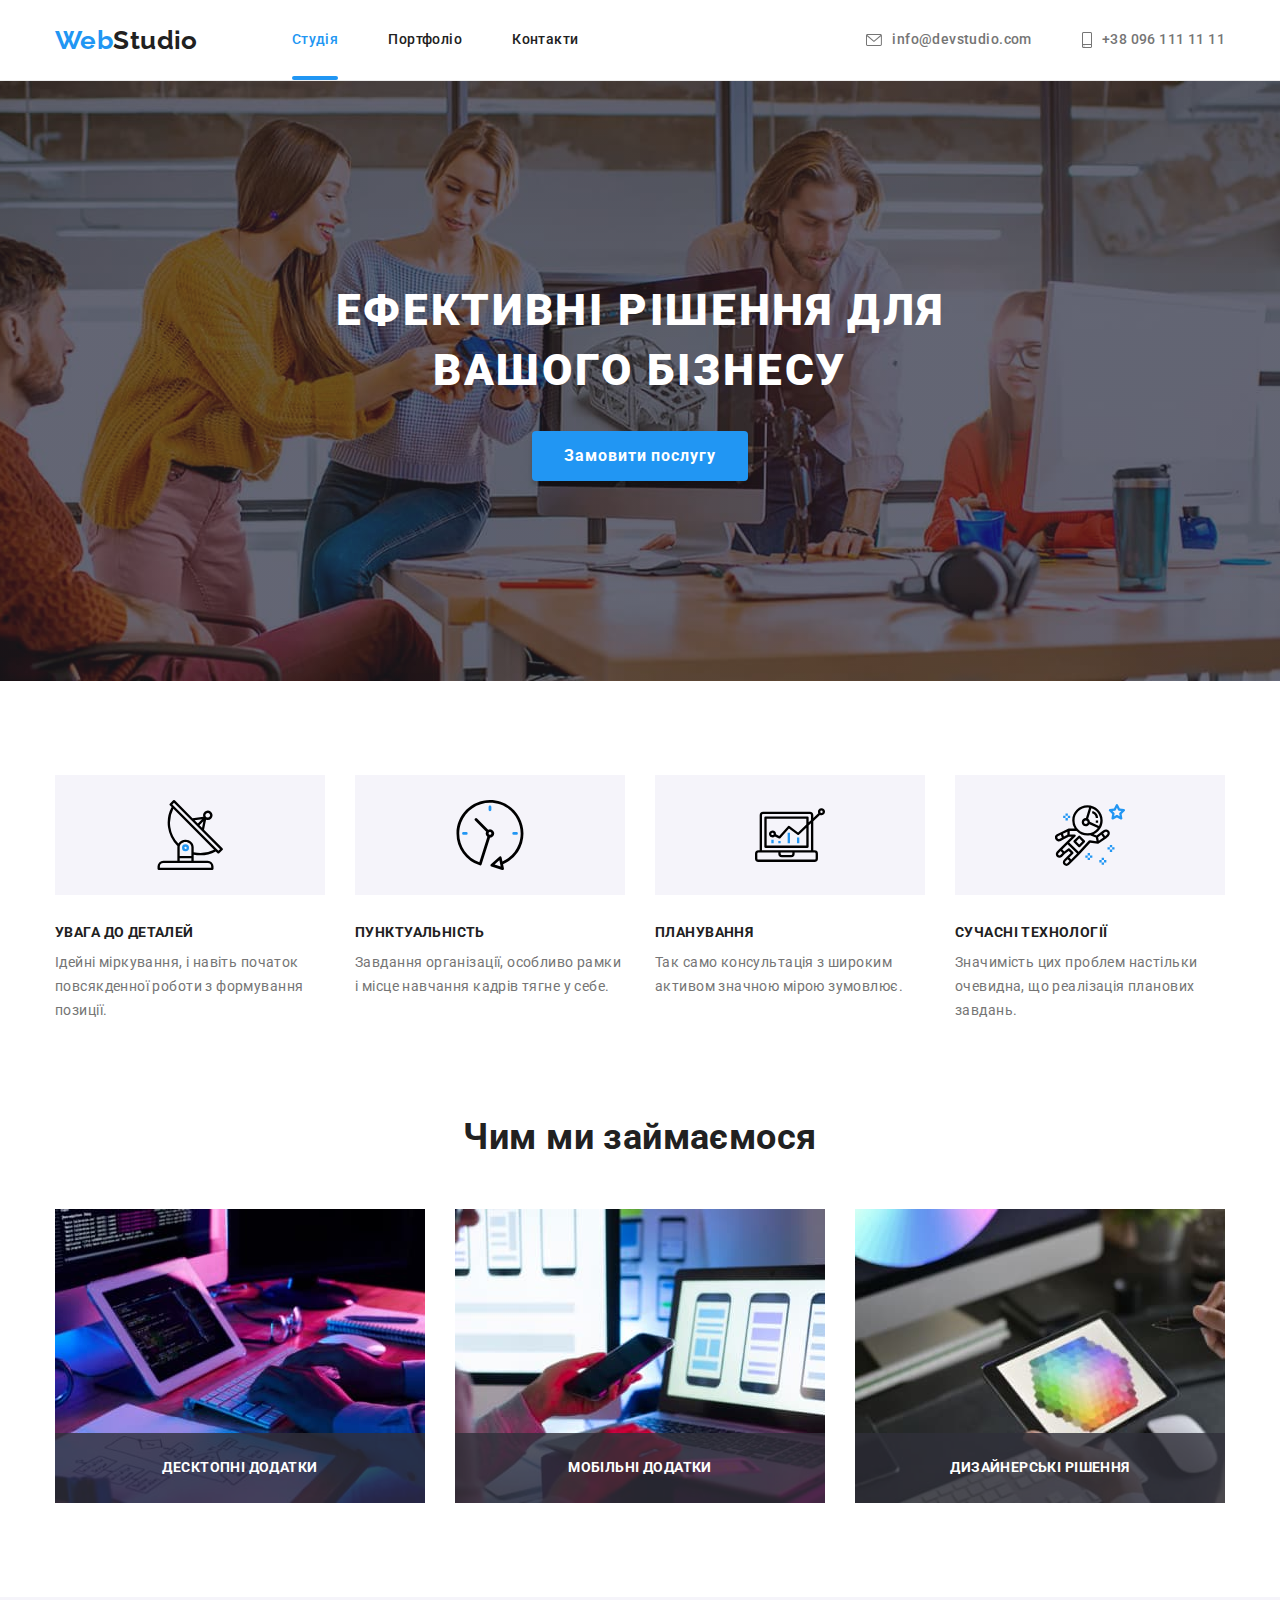
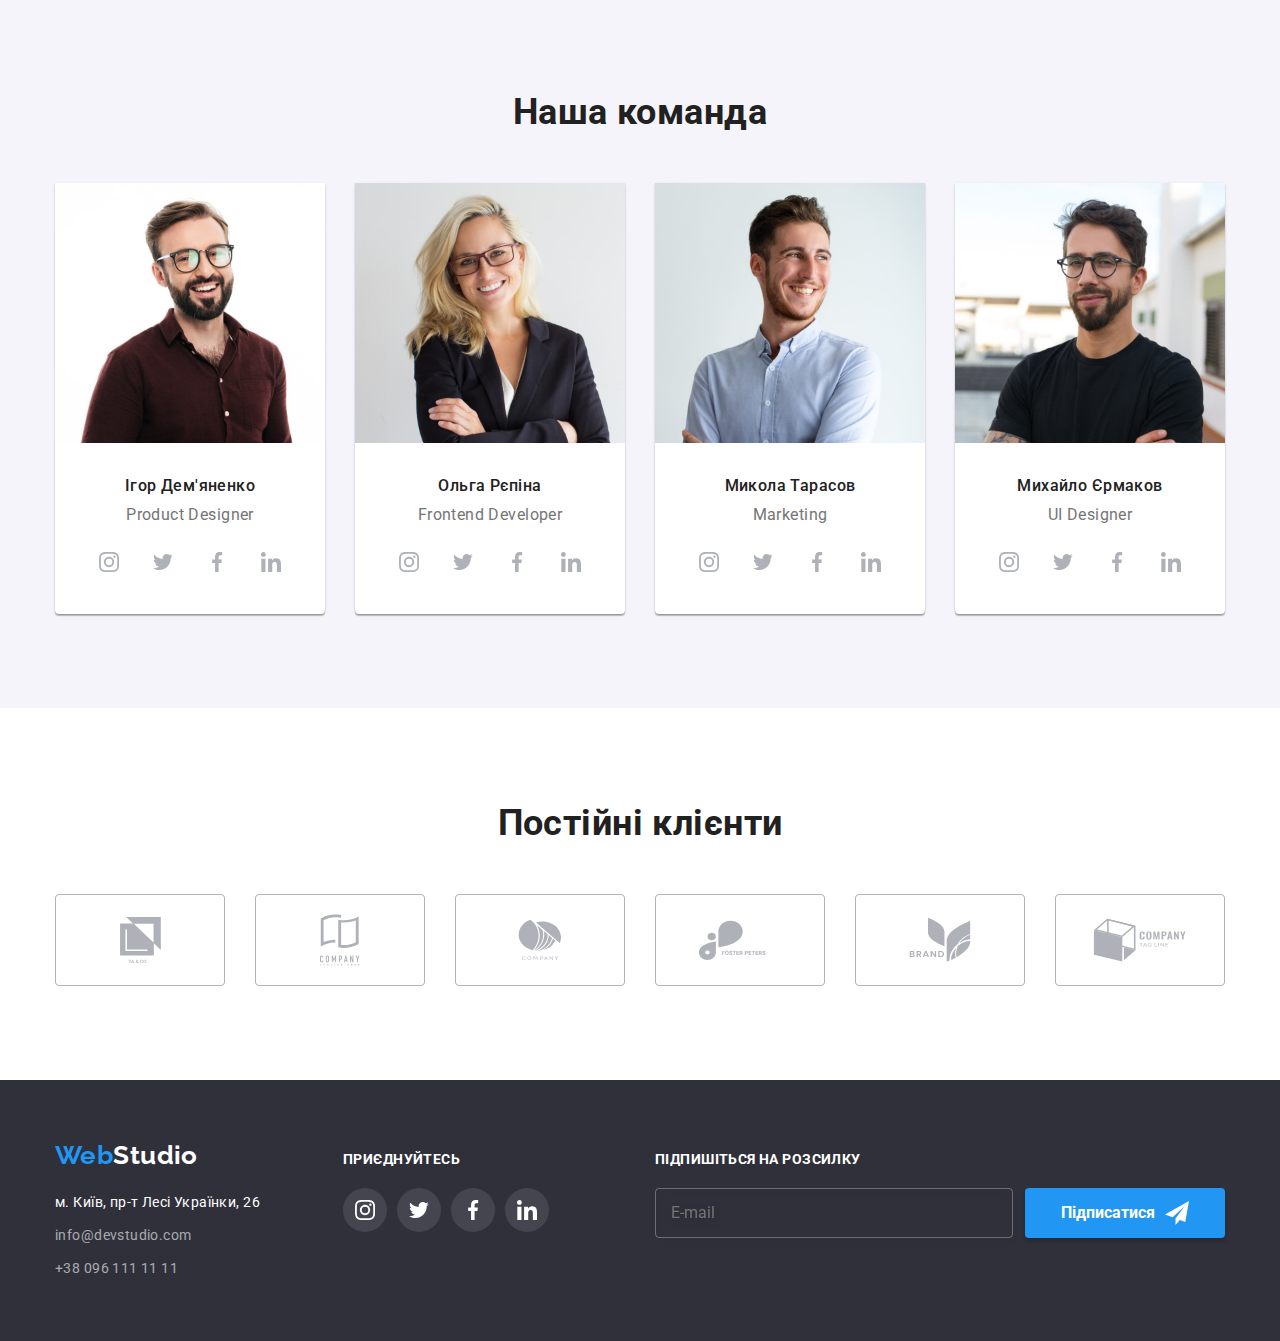
<file: index.html>
<!DOCTYPE html>
<html lang="uk">
<head>
    <meta charset="UTF-8">
    <meta http-equiv="X-UA-Compatible" content="IE=edge">
    <meta name="viewport" content="width=device-width, initial-scale=1.0">
    <title>Web Studio</title>
    <link href="https://fonts.googleapis.com/css2?family=Raleway:wght@700&family=Roboto:wght@400;500;700;900&display=swap" rel="stylesheet">
    <link rel="stylesheet" href="https://cdnjs.cloudflare.com/ajax/libs/modern-normalize/0.6.0/modern-normalize.min.css">
    <link rel="stylesheet" href="css/main.min.css">
</head>
<body>
    <!--Шапка сайту-->
    <header>
        <div class="header-nav container">
            <nav class="page-nav">
                <a href="#" class="logo"><span>Web</span>Studio</a>
                <ul class="nav-list">
                    <li class="nav-list__item"><a href="" class="nav-list__link nav-list__current">Студія</a></li>
                    <li class="nav-list__item"><a href="./portfolio.html" class="nav-list__link">Портфоліо</a></li>
                    <li class="nav-list__item"><a href="" class="nav-list__link">Контакти</a></li>
                </ul>
            </nav>
            <ul class="nav-contact">
                <li class="nav-contact__item"><a href="mailto:info@devstudio.com" class="nav-contact__link">
                    <svg width="16" height="12" class="nav-contact__svg">
                        <use href="./image/sprite.svg#email"></use>
                      </svg>
                    info@devstudio.com</a></li>
                <li class="nav-contact__item"><a href="tel:+380961111111" class="nav-contact__link">
                    <svg width="10" height="16" class="nav-contact__svg">
                        <use href="./image/sprite.svg#smartphone"></use>
                      </svg>
                    +38 096 111 11 11</a></li>
            </ul>
        </div>
    </header>
    <!--Основний контент-->
    <main>
        <!--Банер-->
        <section class="banner">
            <h1 class="banner__title">Ефективні рішення для вашого бізнесу</h1>
            <button type="button" class="banner__button" data-modal-open>Замовити послугу</button>
        </section>
        <!--Наші переваги-->
        <section class="section">
            <div class="container">
                <h2 hidden>Наші переваги</h2>
                               
                <ul class="advantage">
                    <li class="advantage-item ">
                        <div class="advantage-block">
                            <svg width="70" height="70" class="advantage-svg">
                                <use href="./image/sprite.svg#antenna"></use>
                              </svg>
                        </div>
                        <h3 class="advantage-title">УВАГА ДО ДЕТАЛЕЙ</h3>
                        <p class="advantage-text">Ідейні міркування, і навіть початок повсякденної роботи з формування позиції.</p>
                    </li>
                    <li class="advantage-item">
                        <div class="advantage-block">
                            <svg width="70" height="70" class="advantage-svg">
                                <use href="./image/sprite.svg#clock"></use>
                              </svg>
                        </div>
                        <h3 class="advantage-title">ПУНКТУАЛЬНІСТЬ</h3>
                        <p class="advantage-text">Завдання організації, особливо рамки і місце навчання кадрів тягне у себе.</p>
                    </li>
                    <li class="advantage-item">
                        <div class="advantage-block">
                            <svg width="70" height="70" class="advantage-svg">
                                <use href="./image/sprite.svg#diagram"></use>
                              </svg>
                        </div>
                        <h3 class="advantage-title">ПЛАНУВАННЯ</h3>
                        <p class="advantage-text">Так само консультація з широким активом значною мірою зумовлює.</p>
                    </li>
                    <li class="advantage-item">
                        <div class="advantage-block">
                            <svg width="70" height="70" class="advantage-svg">
                                <use href="./image/sprite.svg#astronaut"></use>
                              </svg>
                        </div>
                        <h3 class="advantage-title">СУЧАСНІ ТЕХНОЛОГІЇ</h3>
                        <p class="advantage-text">Значимість цих проблем настільки очевидна, що реалізація планових завдань.</p>
                    </li>
                </ul>
            </div>
        </section>
        <!--Чим ми займаємося-->
        <section class="education section">
            <div class="container">
                <h2 class="education__title section-title">Чим ми займаємося</h2>
                <ul class="education-list list">
                    <li class="education-list__item">
                        <img src="./image/work/work1.jpg" alt="Приклад роботи" width="370">
                        <div class="education-list__label"><p >Десктопні додатки</p></div>
                    </li>
                    <li class="education-list__item">
                        <img src="./image/work/work2.jpg" alt="Приклад роботи" width="370">
                        <div class="education-list__label"><p >Мобільні додатки</p></div>
                </li>
                    <li class="education-list__item">
                        <img src="./image/work/work3.jpg" alt="Приклад роботи" width="370">
                        <div class="education-list__label"><p >Дизайнерські рішення</p></div>
                    </li>
                </ul>
            </div>
        </section>
        <!--Наша команда-->
        <section class="team section">
            <div class="container">
                <h2 class="team__title">Наша команда</h2>
                <ul class="team-list">
                    <li class="team-list__item">
                        <img src="./image/comand/avatar1.jpg" alt="Ігор Дем'яненко" class="team-list__img" width="270">
                        <h3 class="team-list__title">Ігор Дем'яненко</h3>
                        <p lang="en" class="team-list__text">Product Designer</p>
                        <ul class="team-social list">
                            <li class="team-social__item"><a href="" class="team-social__link">
                                <svg width="20" height="20" class="team-social__svg">
                                    <use href="./image/sprite.svg#instagram"></use>
                                </svg>
                            </a>
                            </li>
                            <li class="team-social__item"><a href="" class="team-social__link">
                                <svg width="20" height="20" class="team-social__svg">
                                    <use href="./image/sprite.svg#twitter"></use>
                                </svg>
                            </a>
                            </li>
                            <li class="team-social__item"><a href="" class="team-social__link">
                                <svg width="20" height="20" class="team-social__svg">
                                    <use href="./image/sprite.svg#facebook"></use>
                                </svg>
                            </a>    
                            </li>
                            <li class="team-social__item"><a href="" class="team-social__link">
                                <svg width="20" height="20" class="team-social__svg">
                                    <use href="./image/sprite.svg#linkedin"></use>
                                </svg>
                            </a>
                            </li>
                        </ul>
                    </li>
                    <li class="team-list__item">
                        <img src="./image/comand/avatar2.jpg" alt="Ольга Рєпіна" class="team-list__img" width="270">
                        <h3 class="team-list__title">Ольга Рєпіна</h3>
                        <p lang="en" class="team-list__text">Frontend Developer</p>
                        <ul class="team-social">
                            <li class="team-social__item"><a href="" class="team-social__link">
                                <svg width="20" height="20" class="team-social__svg">
                                    <use href="./image/sprite.svg#instagram"></use>
                                </svg>
                            </a>
                            </li>
                            <li class="team-social__item"><a href="" class="team-social__link">
                                <svg width="20" height="20" class="team-social__svg">
                                    <use href="./image/sprite.svg#twitter"></use>
                                </svg>
                            </a>
                            </li>
                            <li class="team-social__item"><a href="" class="team-social__link">
                                <svg width="20" height="20" class="team-social__svg">
                                    <use href="./image/sprite.svg#facebook"></use>
                                </svg>
                            </a>    
                            </li>
                            <li class="team-social__item"><a href="" class="team-social__link">
                                <svg width="20" height="20" class="team-social__svg">
                                    <use href="./image/sprite.svg#linkedin"></use>
                                </svg>
                            </a>
                            </li>
                        </ul>
                    </li>
                    <li class="team-list__item">
                        <img src="./image/comand/avatar3.jpg" alt="Микола Тарасов" class="team-list__img" width="270">
                        <h3 class="team-list__title">Микола Тарасов</h3>
                        <p lang="en" class="team-list__text">Marketing</p>
                        <ul class="team-social list">
                            <li class="team-social__item"><a href="" class="team-social__link">
                                <svg width="20" height="20" class="team-social__svg">
                                    <use href="./image/sprite.svg#instagram"></use>
                                </svg>
                            </a>
                            </li>
                            <li class="team-social__item"><a href="" class="team-social__link">
                                <svg width="20" height="20" class="team-social__svg">
                                    <use href="./image/sprite.svg#twitter"></use>
                                </svg>
                            </a>
                            </li>
                            <li class="team-social__item"><a href="" class="team-social__link">
                                <svg width="20" height="20" class="team-social__svg">
                                    <use href="./image/sprite.svg#facebook"></use>
                                </svg>
                            </a>    
                            </li>
                            <li class="team-social__item"><a href="" class="team-social__link">
                                <svg width="20" height="20" class="team-social__svg">
                                    <use href="./image/sprite.svg#linkedin"></use>
                                </svg>
                            </a>
                            </li>
                        </ul>
                    </li>
                    <li class="team-list__item">
                        <img src="./image/comand/avatar4.jpg" alt="Михайло Єрмаков" class="team-list__img" width="270">
                        <h3 class="team-list__title">Михайло Єрмаков</h3>
                        <p lang="en" class="team-list__text">UI Designer</p>
                        <ul class="team-social list">
                            <li class="team-social__item"><a href="" class="team-social__link">
                                <svg width="20" height="20" class="team-social__svg">
                                    <use href="./image/sprite.svg#instagram"></use>
                                </svg>
                            </a>
                            </li>
                            <li class="team-social__item"><a href="" class="team-social__link">
                                <svg width="20" height="20" class="team-social__svg">
                                    <use href="./image/sprite.svg#twitter"></use>
                                </svg>
                            </a>
                            </li>
                            <li class="team-social__item"><a href="" class="team-social__link">
                                <svg width="20" height="20" class="team-social__svg">
                                    <use href="./image/sprite.svg#facebook"></use>
                                </svg>
                            </a>    
                            </li>
                            <li class="team-social__item"><a href="" class="team-social__link">
                                <svg width="20" height="20" class="team-social__svg">
                                    <use href="./image/sprite.svg#linkedin"></use>
                                </svg>
                            </a>
                            </li>
                        </ul>
                    </li>
                </ul>
            </div>
        </section>
        <!-- Постійні клієнти -->
        <section class="client section">
            <div class="container">
                <h2 class="client__title">Постійні клієнти</h2>
                <ul class="client-list">
                    <li class="client-list__item">
                        <a href="" class="client-list__link">
                            <svg width="41" height="46.7" class="client-list__svg">
                                <use href="./image/sprite.svg#group1"></use>
                            </svg>
                        </a>
                    </li>
                    <li class="client-list__item">
                        <a href="" class="client-list__link">
                            <svg  width="40" height="52" class="client-list__svg">
                                <use href="./image/sprite.svg#group2"></use>
                            </svg>
                        </a>
                    </li>
                    <li class="client-list__item">
                        <a href="" class="client-list__link">
                            <svg width="43.46" height="41.18" class="client-list__svg">
                                <use href="./image/sprite.svg#group3"></use>
                            </svg>
                        </a>
                    </li>
                    <li class="client-list__item">
                        <a href="" class="client-list__link">
                            <svg width="84.44" height="40.62" class="client-list__svg">
                                <use href="./image/sprite.svg#group4"></use>
                            </svg>
                        </a>
                    </li>
                    <li class="client-list__item">
                        <a href="" class="client-list__link">
                            <svg width="62.54" height="45.43" class="client-list__svg">
                                <use href="./image/sprite.svg#group5"></use>
                            </svg>
                        </a>
                    </li>
                    <li class="client-list__item">
                        <a href="" class="client-list__link">
                            <svg width="93.79" height="43.93" class="client-list__svg">
                                <use href="./image/sprite.svg#group6"></use>
                            </svg>
                        </a>
                    </li>
                </ul>
            </div>
        </section>
    </main>
    <!--Підвал сайту-->
    <footer>
        <div class="container">
            <div class="footer-items">
                <div class="footer-addres">
                    <a href="#" class="logo"><span>Web</span>Studio</a>
                    <address>
                    <p class="footer-address__text">м. Київ, пр-т Лесі Українки, 26</p>
                        <ul class="address-list">
                            <li class="address-list__item"><a href="mailto:info@devstudio.com" class="address-list__link">info@devstudio.com</a></li>
                            <li class="address-list__item"><a href="tel:+380961111111" class="address-list__link" >+38 096 111 11 11</a></li>
                        </ul>
                    </address>
                </div>
                <div class="footer-social">
                    <p class="footer-social__text">приєднуйтесь</p>
                    <ul class="footer-social-list">
                        <li class="footer-social__item"><a href="" class="footer-social__link">
                            <svg width="20" height="20" class="footer-social__svg">
                                <use href="./image/sprite.svg#instagram"></use>
                            </svg>
                        </a>
                        </li>
                        <li class="footer-social__item"><a href="" class="footer-social__link">
                            <svg width="20" height="20" class="footer-social__svg">
                                <use href="./image/sprite.svg#twitter"></use>
                            </svg>
                        </a>
                        </li>
                        <li class="footer-social__item"><a href="" class="footer-social__link">
                            <svg width="20" height="20" class="footer-social__svg">
                                <use href="./image/sprite.svg#facebook"></use>
                            </svg>
                        </a>    
                        </li>
                        <li class="footer-social__item"><a href="" class="footer-social__link">
                            <svg width="20" height="20" class="footer-social__svg">
                                <use href="./image/sprite.svg#linkedin"></use>
                            </svg>
                        </a>
                        </li>
                    </ul>
                </div>
                <div class="subscript">
                    <p class="footer-subscript__text">Підпишіться на розсилку</p>
                    <form class="form-subscript">
                        
                            <input type="email" name="email" placeholder="E-mail" class="form-subscript__input">
                        
                        <button type="submit" class="form-subscript__button"><span>Підписатися</span>
                            <svg width="24" height="24" class="form-subscript__svg">
                                <use href="./image/sprite.svg#send-form"></use>
                            </svg>
                        </button>
                    </form>

                </div>
            </div>
        </div>
    </footer>
    <!-- modal -->
    <div class="backdrop is-hidden" data-modal>
        <div class="modal">
            <button class="modal-close" data-modal-close>
                <!-- <img src="./image/modal/close.svg" alt="clouse" width="11"  class="modal-close-svg"> -->
                <svg width="11" height="11" class="modal-close-svg">
                    <use href="./image/sprite.svg#close"></use>
                </svg>
            </button>
            <h2 class="modal-title">Залиште свої дані, ми вам передзвонимо</h2>
            <form class="form-modal">
                <label for="user-name" class="form-modal-label"> </label>
                    <span>Ім'я</span>
                    <div class="form-modal-block">
                        <input type="text" id="user-name" name="user-name"  class="form-modal-input">
                        <svg width="18" height="18" class="form-modal-svg">
                            <use href="./image/sprite.svg#person-modal"></use>
                        </svg>
                    </div>
                
                <label for="tel"  class="form-modal-label"></label>
                    <span>Телефон</span>
                    <div class="form-modal-block">
                        <input type="tel" id="tel" name="tel" class="form-modal-input">
                        <svg width="18" height="18" class="form-modal-svg">
                            <use href="./image/sprite.svg#phone-modal"></use>
                        </svg>
                    </div>
                   
                
                <label for="mail" class="form-modal-label"></label>
                    <span>Пошта</span>
                    <div class="form-modal-block">
                        <input type="email" id="mail" name="mail" class="form-modal-input">
                        <svg width="18" height="18" class="form-modal-svg">
                            <use href="./image/sprite.svg#email-modal"></use>
                        </svg>
                    </div>
                    
                
                <label class="form-modal-label">
                    <span>Коментар</span>
                    <textarea name="coment" class="form-modal-textarea" placeholder="Введіть текст"></textarea>
                </label>
                <label class="form-modal-check">
                    
                    <input type="checkbox" class="form-modal-checkbox">
                    <span class="chekbox-icon"></span>
                    <span>Погоджуюся з розсилкою та приймаю <a href="">Умови договору</a></span> 
                </label>
                
                <button type="submit" class="form-modal-submit">Відправити
                    </button>
                
            </form>
        </div>
    </div>
<script src="./js/modal.js"></script>
</body>
</html>
</file>
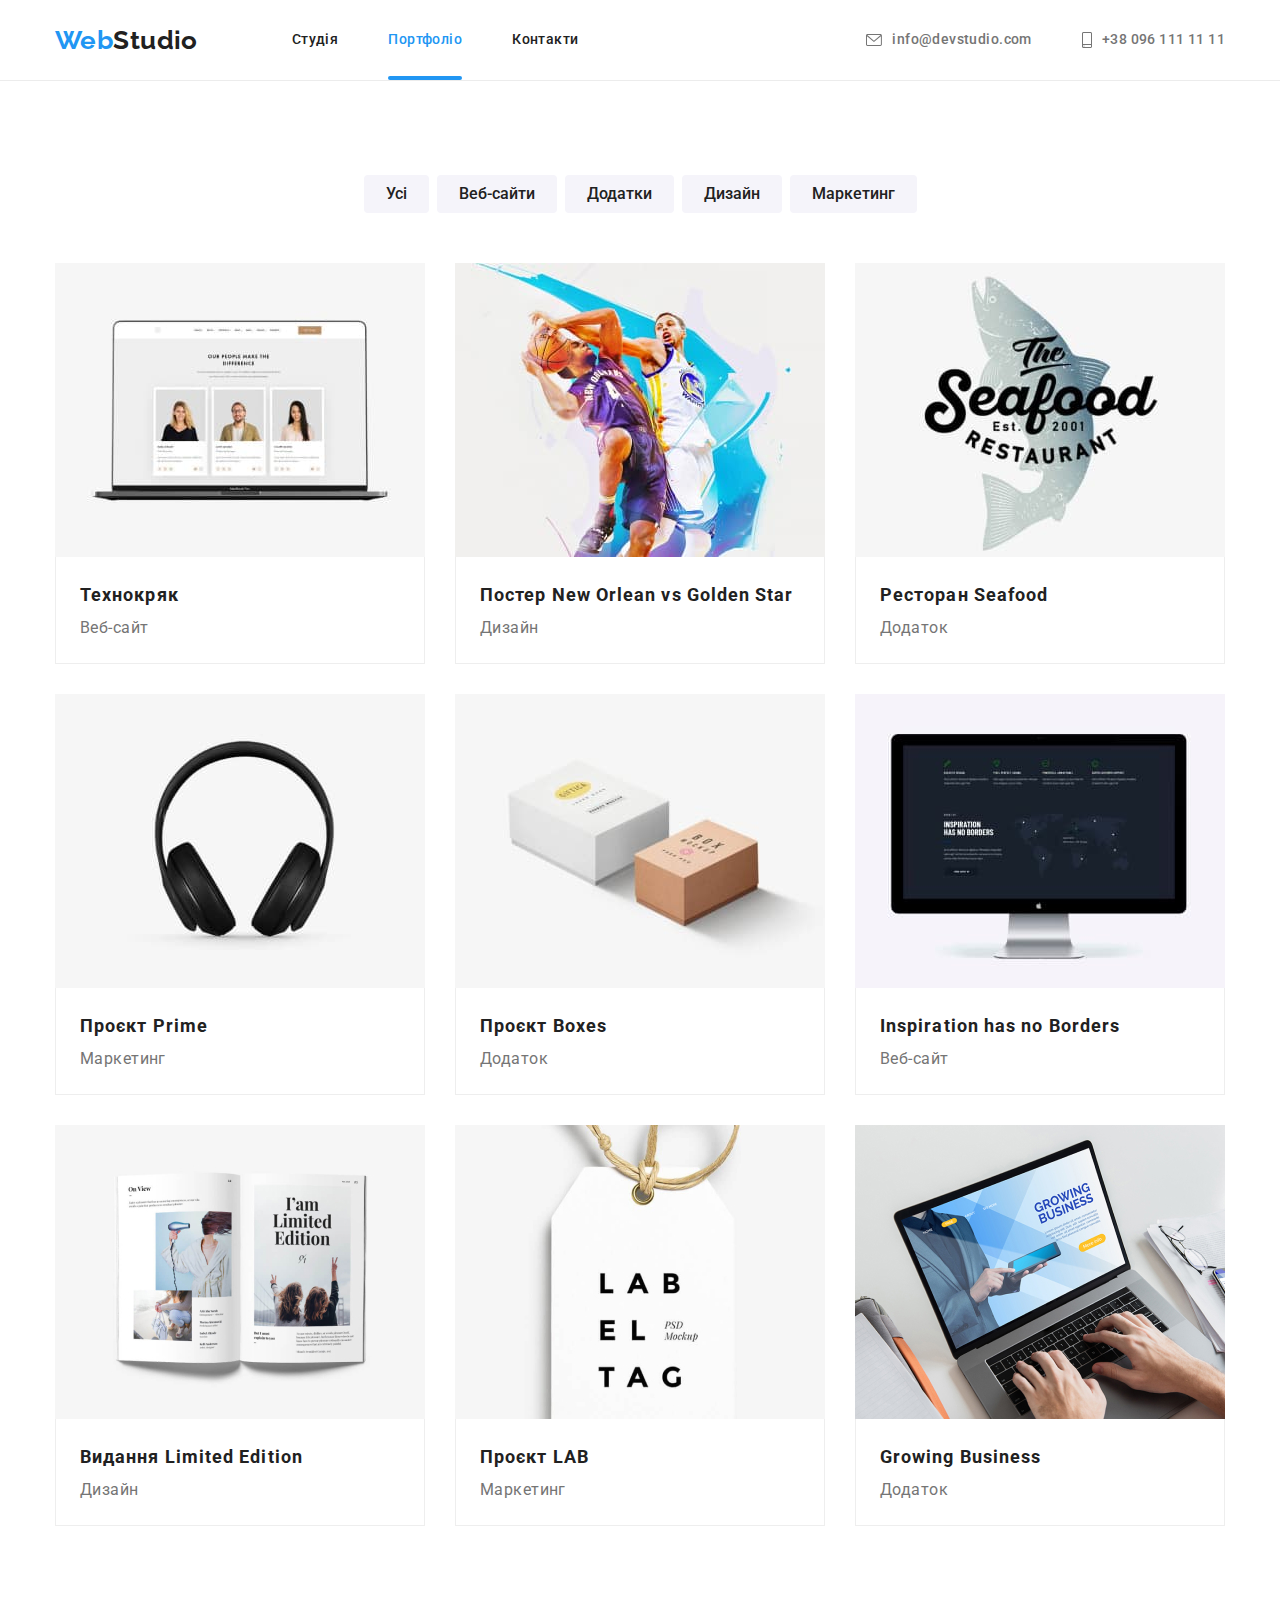
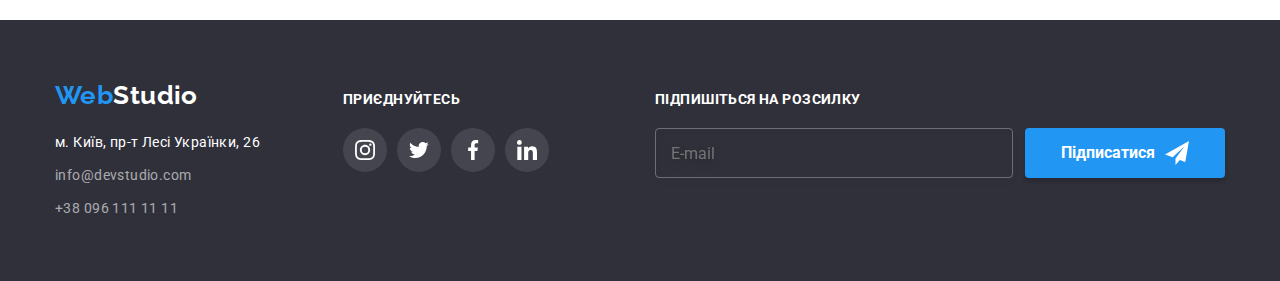
<file: portfolio.html>
<!DOCTYPE html>
<html lang="uk">
<head>
    <meta charset="UTF-8">
    <meta http-equiv="X-UA-Compatible" content="IE=edge">
    <meta name="viewport" content="width=device-width, initial-scale=1.0">
    <title>Web Studio</title>
    <link href="https://fonts.googleapis.com/css2?family=Raleway:wght@700&family=Roboto:wght@400;500;700;900&display=swap" rel="stylesheet">
    <link rel="stylesheet" href="https://cdnjs.cloudflare.com/ajax/libs/modern-normalize/0.6.0/modern-normalize.min.css">
    <link rel="stylesheet" href="css/portfolio.min.css">
</head>
<body>
    <!--Шапка сайту-->
    <header>
        <div class="header-nav container">
            <nav class="page-nav">
                <a href="#" class="logo"><span>Web</span>Studio</a>
                <ul class="nav-list list">
                    <li class="nav-list__item"><a href="./index.html" class="nav-list__link">Студія</a></li>
                    <li class="nav-list__item"><a href="" class="nav-list__link nav-list__current">Портфоліо</a></li>
                    <li class="nav-list__item"><a href="" class="nav-list__link">Контакти</a></li>
                </ul>
            </nav>
            <ul class="nav-contact list">
                <li class="nav-contact__item"><a href="mailto:info@devstudio.com" class="nav-contact__link">
                    <svg width="16" height="12" class="nav-contact__svg">
                        <use href="./image/sprite.svg#email"></use>
                      </svg>
                    info@devstudio.com</a></li>
                <li class="nav-contact__item"><a href="tel:+380961111111" class="nav-contact__link">
                    <svg width="10" height="16" class="nav-contact__svg">
                        <use href="./image/sprite.svg#smartphone"></use>
                      </svg>
                    +38 096 111 11 11</a></li>
            </ul>
        </div>
    </header>
    <!--Основний контент-->
    <main>
        <section class="filter section">
            <div class="container">
                <h1 hidden>Приклади робіт</h1>
                <ul class="filter-list">
                    <li class="filter-list__item"><button type="button" class="filter-list__button">Усі</button></li>
                    <li class="filter-list__item"><button type="button" class="filter-list__button">Веб-сайти</button></li>
                    <li class="filter-list__item"><button type="button" class="filter-list__button">Додатки</button></li>
                    <li class="filter-list__item"><button type="button" class="filter-list__button">Дизайн</button></li>
                    <li class="filter-list__item"><button type="button" class="filter-list__button">Маркетинг</button></li>
                </ul>
            
                <ul class="examples-list ">
                    <li class="examples-list__item"><a href="" class="examples-list__link">
                        <div class="examples-card">
                            <img src="./image/portfolio/example1.jpg" alt="Технокряк" class="examples-card__img" width: 370px; >
                            <div class="examples-card-overflow">
                                <p>Ресурс пропонує комплексні пропозиції
                                    з різним рівнем функціоналу та сервісів.
                                    Все це дозволить відвідувачу отримати
                                    вичерпні відомості про компанію чи приватну особу. 
                                </p>
                            </div>
                        </div>
                        <div class="examples-content">
                            <h2 class="examples-content__title">Технокряк</h2>
                            <p class="examples-content__text">Веб-сайт</p>
                        </div>
                    </a></li>
                    <li class="examples-list__item"><a href="" class="examples-list__link">
                        <div class="examples-card">
                            <img src="./image/portfolio/example2.jpg" alt="Постер New Orlean vs Golden Star" class="examples-card__img" width: 370px;>
                            <div class="examples-card-overflow">
                                <p>Ресурс пропонує комплексні пропозиції
                                    з різним рівнем функціоналу та сервісів.
                                    Все це дозволить відвідувачу отримати
                                    вичерпні відомості про компанію чи приватну особу. 
                                </p>
                            </div>
                        </div>
                        <div class="examples-content">
                            <h2 class="examples-content__title">Постер New Orlean vs Golden Star</h2>
                            <p class="examples-content__text">Дизайн</p>
                        </div>
                    </a></li>
                    <li class="examples-list__item"><a href="" class="examples-list__link">
                        <div class="examples-card">
                            <img src="./image/portfolio/example3.jpg" alt="Ресторан Seafood" class="examples-card__img" width: 370px;>
                            <div class="examples-card-overflow">
                                <p>Ресурс пропонує комплексні пропозиції
                                    з різним рівнем функціоналу та сервісів.
                                    Все це дозволить відвідувачу отримати
                                    вичерпні відомості про компанію чи приватну особу. 
                                </p>
                            </div>
                        </div>
                        <div class="examples-content">
                            <h2 class="examples-content__title">Ресторан Seafood</h2>
                            <p class="examples-content__text">Додаток</p>
                        </div>
                    </a></li>
                    <li class="examples-list__item"><a href="" class="examples-list__link">
                        <div class="examples-card">
                            <img src="./image/portfolio/example4.jpg" alt="Проєкт Prime" class="examples-card__img" width: 370px;>
                            <div class="examples-card-overflow">
                                <p>Ресурс пропонує комплексні пропозиції
                                    з різним рівнем функціоналу та сервісів.
                                    Все це дозволить відвідувачу отримати
                                    вичерпні відомості про компанію чи приватну особу. 
                                </p>
                            </div>
                        </div>
                        <div class="examples-content">
                            <h2 class="examples-content__title">Проєкт Prime</h2>
                            <p class="examples-content__text">Маркетинг</p>
                        </div>
                    </a></li>
                    <li class="examples-list__item"><a href="" class="examples-list__link">
                        <div class="examples-card">
                            <img src="./image/portfolio/example5.jpg" alt="Проєкт Boxes" class="examples-card__img" width: 370px;>
                            <div class="examples-card-overflow">
                                <p>Ресурс пропонує комплексні пропозиції
                                    з різним рівнем функціоналу та сервісів.
                                    Все це дозволить відвідувачу отримати
                                    вичерпні відомості про компанію чи приватну особу. 
                                </p>
                            </div>
                        </div>
                        <div class="examples-content">
                            <h2 class="examples-content__title">Проєкт Boxes</h2>
                            <p class="examples-content__text">Додаток</p>
                        </div>
                    </a></li>
                    <li class="examples-list__item"><a href="" class="examples-list__link">
                        <div class="examples-card">
                            <img src="./image/portfolio/example6.jpg" alt="Inspiration has no Borders" class="examples-card__img" width: 370px;>
                            <div class="examples-card-overflow">
                                <p>Ресурс пропонує комплексні пропозиції
                                    з різним рівнем функціоналу та сервісів.
                                    Все це дозволить відвідувачу отримати
                                    вичерпні відомості про компанію чи приватну особу. 
                                </p>
                            </div>
                        </div>
                        <div class="examples-content">
                            <h2 class="examples-content__title">Inspiration has no Borders</h2>
                            <p class="examples-content__text">Веб-сайт</p>
                        </div>
                    </a></li>
                    <li class="examples-list__item"><a href="" class="examples-list__link">
                        <div class="examples-card">
                            <img src="./image/portfolio/example7.jpg" alt="Видання Limited Edition" class="examples-card__img" width: 370px; >
                            <div class="examples-card-overflow">
                                <p>Ресурс пропонує комплексні пропозиції
                                    з різним рівнем функціоналу та сервісів.
                                    Все це дозволить відвідувачу отримати
                                    вичерпні відомості про компанію чи приватну особу. 
                                </p>
                            </div>
                        </div>
                        <div class="examples-content">
                            <h2 class="examples-content__title">Видання Limited Edition</h2>
                            <p class="examples-content__text">Дизайн</p>
                        </div>
                    </a></li>
                    <li class="examples-list__item"><a href="" class="examples-list__link">
                        <div class="examples-card">
                            <img src="./image/portfolio/example8.jpg" alt="Проєкт LAB" class="examples-card__img" width: 370px; >
                            <div class="examples-card-overflow">
                                <p>Ресурс пропонує комплексні пропозиції
                                    з різним рівнем функціоналу та сервісів.
                                    Все це дозволить відвідувачу отримати
                                    вичерпні відомості про компанію чи приватну особу. 
                                </p>
                            </div>
                        </div>
                        <div class="examples-content">
                            <h2 class="examples-content__title">Проєкт LAB</h2>
                            <p class="examples-content__text">Маркетинг</p>
                        </div>
                    </a></li>
                    <li class="examples-list__item"><a href="" class="examples-list__link">
                        <div class="examples-card">
                            <img src="./image/portfolio/example9.jpg" alt="Growing Business" class="examples-card__img" width: 370px; >
                            <div class="examples-card-overflow">
                                <p>Ресурс пропонує комплексні пропозиції
                                    з різним рівнем функціоналу та сервісів.
                                    Все це дозволить відвідувачу отримати
                                    вичерпні відомості про компанію чи приватну особу. 
                                </p>
                            </div>
                        </div>
                        <div class="examples-content">
                            <h2 class="examples-content__title">Growing Business</h2>
                            <p class="examples-content__text">Додаток</p>
                        </div>
                    </a></li>
                </ul>
            </div>
      </section>
    </main>
    <!--Підвал сайту-->
    <footer>
        <div class="container">
            <div class="footer-items">
                <div class="footer-addres">
                    <a href="#" class="logo"><span>Web</span>Studio</a>
                    <address>
                    <p class="footer-address__text">м. Київ, пр-т Лесі Українки, 26</p>
                        <ul class="address-list list">
                            <li class="address-list__item"><a href="mailto:info@devstudio.com" class="address-list__link">info@devstudio.com</a></li>
                            <li class="address-list__item"><a href="tel:+380961111111" class="address-list__link" >+38 096 111 11 11</a></li>
                        </ul>
                    </address>
                </div>
                <div class="footer-social">
                    <p class="footer-social__text">приєднуйтесь</p>
                    <ul class="footer-social-list list">
                        <li class="footer-social__item"><a href="" class="footer-social__link">
                            <svg width="20" height="20" class="footer-social__svg">
                                <use href="./image/sprite.svg#instagram"></use>
                            </svg>
                        </a>
                        </li>
                        <li class="footer-social__item"><a href="" class="footer-social__link">
                            <svg width="20" height="20" class="footer-social__svg">
                                <use href="./image/sprite.svg#twitter"></use>
                            </svg>
                        </a>
                        </li>
                        <li class="footer-social__item"><a href="" class="footer-social__link">
                            <svg width="20" height="20" class="footer-social__svg">
                                <use href="./image/sprite.svg#facebook"></use>
                            </svg>
                        </a>    
                        </li>
                        <li class="footer-social__item"><a href="" class="footer-social__link">
                            <svg width="20" height="20" class="footer-social__svg">
                                <use href="./image/sprite.svg#linkedin"></use>
                            </svg>
                        </a>
                        </li>
                    </ul>
                </div>
                <div class="subscript">
                    <p class="footer-subscript__text">Підпишіться на розсилку</p>
                    <form class="form-subscript">
                        
                            <input type="email" name="email" placeholder="E-mail" class="form-subscript__input">
                        
                        <button type="submit" class="form-subscript__button"><span>Підписатися</span>
                            <svg width="24" height="24" class="form-subscript__svg">
                                <use href="./image/sprite.svg#send-form"></use>
                            </svg>
                        </button>
                    </form>

                </div>
            </div>
        </div>
    </footer>
</body>
</html>
</file>
<file: css/main.min.css>
.footer-social-list,.address-list,.client-list,.team-social,.team-list,.education-list,.advantage,.nav-contact,.nav-list{padding:0;margin:0;list-style:none}.client__title,.team-list__title,.team__title,.education__title{color:#212121;font-weight:700;font-size:36px;line-height:1.17;text-align:center}body{background-color:#fff;color:#757575;font-family:"Roboto",sans-serif;font-size:14px;letter-spacing:.03em}h1,h2,h3,h4,h5,h6,p{margin:0}.section{padding-top:94px;padding-bottom:94px}.container{width:1200px;padding:0 15px;margin-left:auto;margin-right:auto}header{border-bottom:1px solid #ececec}.header-nav{display:-webkit-box;display:-ms-flexbox;display:flex;-webkit-box-align:center;-ms-flex-align:center;align-items:center}.page-nav{display:-webkit-box;display:-ms-flexbox;display:flex;-webkit-box-align:center;-ms-flex-align:center;align-items:center}.logo{color:#212121;font-family:"Raleway",sans-serif;font-weight:700;font-size:26px;line-height:1.19;text-decoration:none}.logo>span{color:#2196f3}.nav-list{display:-webkit-box;display:-ms-flexbox;display:flex;margin-left:94px}.nav-list__item:not(:first-child){margin-left:50px}.nav-list__link,.nav-contact__link{display:-webkit-box;display:-ms-flexbox;display:flex;-webkit-box-align:center;-ms-flex-align:center;align-items:center;color:#757575;font-weight:500;font-size:inherit;line-height:1.14;text-decoration:none}.nav-list__link{position:relative;display:block;padding-top:32px;padding-bottom:32px;color:#212121;-webkit-transition:color 250ms cubic-bezier(0.4, 0, 0.2, 1);transition:color 250ms cubic-bezier(0.4, 0, 0.2, 1)}.nav-list__link.nav-list__current{color:#2196f3}.nav-list__current::after{content:"";display:block;position:absolute;left:0;bottom:0;width:100%;height:4px;border-radius:2px;background-color:#2196f3}.nav-contact{display:-webkit-box;display:-ms-flexbox;display:flex;margin-left:auto}.nav-contact__item{display:-webkit-box;display:-ms-flexbox;display:flex;-webkit-box-pack:center;-ms-flex-pack:center;justify-content:center;-webkit-box-align:center;-ms-flex-align:center;align-items:center}.nav-contact__item:not(:first-child){margin-left:50px}.nav-list__link:hover,.nav-list__link:focus,.nav-contact__link:hover,.nav-contact__link:focus{color:#2196f3}.nav-contact__svg{margin-right:10px;fill:currentColor}.banner{background-color:#c4c4c4;background-image:-webkit-gradient(linear, left top, right top, from(rgba(47, 48, 58, 0.4)), to(rgba(47, 48, 58, 0.4))),url(../image/banner/hero.jpg);background-image:linear-gradient(to right, rgba(47, 48, 58, 0.4), rgba(47, 48, 58, 0.4)),url(../image/banner/hero.jpg);background-repeat:no-repeat;background-position:center;background-size:cover;padding-top:200px;padding-bottom:200px;margin-left:auto;margin-right:auto;max-width:1600px;text-align:center}.banner__title{max-width:696px;margin-bottom:30px;margin-left:auto;margin-right:auto;color:#fff;font-style:normal;font-weight:900;font-size:44px;line-height:1.36;letter-spacing:.06em;text-transform:uppercase}.banner__button{padding:10px 32px;color:#fff;background-color:#2196f3;-webkit-box-shadow:0px 4px 4px rgba(0,0,0,.15);box-shadow:0px 4px 4px rgba(0,0,0,.15);border:0;border-radius:4px;font-weight:700;font-size:16px;line-height:1.88;-webkit-box-align:center;-ms-flex-align:center;align-items:center;text-align:center;letter-spacing:.06em;cursor:pointer}.advantage{display:-webkit-box;display:-ms-flexbox;display:flex}.advantage-item{width:270px;margin-right:30px}.advantage-item:last-child{margin-right:0}.advantage-block{display:-webkit-box;display:-ms-flexbox;display:flex;-webkit-box-pack:center;-ms-flex-pack:center;justify-content:center;-webkit-box-align:center;-ms-flex-align:center;align-items:center;height:120px;padding:25px auto;margin-bottom:30px;background-color:#f5f4fa}.advantage-svg{display:block}.advantage-title{color:#212121;font-size:14px;margin-bottom:10px;font-weight:700;line-height:1.14;text-transform:uppercase}.advantage-text{font-weight:400;line-height:1.71}.education{padding-top:0}.education-list{display:-webkit-box;display:-ms-flexbox;display:flex}.education-list__item{position:relative}.education-list__item img{display:block;max-width:100%;height:auto}.education-list__item:not(:last-child){margin-right:30px}.education-list__label{position:absolute;left:0;bottom:0;width:100%;height:70px;display:-webkit-box;display:-ms-flexbox;display:flex;-webkit-box-align:center;-ms-flex-align:center;align-items:center;-webkit-box-pack:center;-ms-flex-pack:center;justify-content:center;background-color:rgba(47,48,58,.8);color:#fff;font-weight:700;line-height:1.21;text-transform:uppercase}.education__title{margin-bottom:50px}.team{background-color:#f5f4fa}.team__title{margin-bottom:50px}.team-list{display:-webkit-box;display:-ms-flexbox;display:flex}.team-list__item{background-color:#fff;-webkit-box-shadow:0px 1px 3px rgba(0,0,0,.12),0px 1px 1px rgba(0,0,0,.14),0px 2px 1px rgba(0,0,0,.2);box-shadow:0px 1px 3px rgba(0,0,0,.12),0px 1px 1px rgba(0,0,0,.14),0px 2px 1px rgba(0,0,0,.2);border-radius:0px 0px 4px 4px}.team-list__item:not(:last-child){margin-right:30px}.team-list__img{margin-bottom:30px}.team-list__title{margin-bottom:10px;color:#212121;font-weight:500;font-size:16px;line-height:1.19;text-align:center}.team-list__text{margin-bottom:16px;font-weight:400;font-size:16px;line-height:1.19;text-align:center}.team-social{display:-webkit-box;display:-ms-flexbox;display:flex;-webkit-box-pack:justify;-ms-flex-pack:justify;justify-content:space-between;margin-bottom:30px;margin-left:32px;margin-right:32px}.team-social__item{width:44px;height:44px}.team-social__link{display:-webkit-box;display:-ms-flexbox;display:flex;-webkit-box-pack:center;-ms-flex-pack:center;justify-content:center;-webkit-box-align:center;-ms-flex-align:center;align-items:center;color:#afb1b8;width:44px;height:44px;border-radius:50%;-webkit-transition:color 250ms cubic-bezier(0.4, 0, 0.2, 1),background-color 250ms cubic-bezier(0.4, 0, 0.2, 1);transition:color 250ms cubic-bezier(0.4, 0, 0.2, 1),background-color 250ms cubic-bezier(0.4, 0, 0.2, 1)}.team-social__link:hover,.team-social__link:focus{color:#fff;background-color:#2196f3}.team-social__svg{display:block;fill:currentColor}.client__title{margin-bottom:50px}.client-list{display:-webkit-box;display:-ms-flexbox;display:flex;-webkit-box-pack:justify;-ms-flex-pack:justify;justify-content:space-between}.client-list__item{display:-webkit-box;display:-ms-flexbox;display:flex;-webkit-box-pack:center;-ms-flex-pack:center;justify-content:center;-webkit-box-align:center;-ms-flex-align:center;align-items:center}.client-list__link{display:-webkit-box;display:-ms-flexbox;display:flex;width:170px;height:92px;-webkit-box-pack:center;-ms-flex-pack:center;justify-content:center;-webkit-box-align:center;-ms-flex-align:center;align-items:center;border:1px solid #afb1b8;border-radius:4px;color:#afb1b8;-webkit-transition:color 250ms cubic-bezier(0.4, 0, 0.2, 1),border-color 250ms cubic-bezier(0.4, 0, 0.2, 1);transition:color 250ms cubic-bezier(0.4, 0, 0.2, 1),border-color 250ms cubic-bezier(0.4, 0, 0.2, 1)}.client-list__link:hover,.client-list__link:focus{border-color:#2196f3;color:#2196f3}.client-list__svg{fill:currentColor}footer{padding-top:60px;padding-bottom:60px;background-color:#2f303a}.footer-items{display:-webkit-box;display:-ms-flexbox;display:flex;-webkit-box-align:baseline;-ms-flex-align:baseline;align-items:baseline;-webkit-box-pack:justify;-ms-flex-pack:justify;justify-content:space-between}.footer-addres{margin-right:70px}footer .logo{display:block;margin-bottom:20px;color:#fff}.footer-address__text{margin-bottom:9px;color:#fff;font-weight:400;line-height:1.71;font-style:normal}.address-list__item:not(:last-child){margin-bottom:9px}.address-list__link{color:rgba(255,255,255,.6);font-weight:400;line-height:1.71;text-decoration:none;font-style:normal}.footer-social{margin-right:93px}.footer-social__text,.footer-subscript__text{margin-bottom:20px;font-weight:700;font-size:14px;line-height:1.14;color:#fff;text-transform:uppercase}.footer-social-list{display:-webkit-box;display:-ms-flexbox;display:flex;-webkit-box-pack:justify;-ms-flex-pack:justify;justify-content:space-between}.footer-social__item{display:-webkit-box;display:-ms-flexbox;display:flex;-webkit-box-pack:center;-ms-flex-pack:center;justify-content:center;-webkit-box-align:center;-ms-flex-align:center;align-items:center}.footer-social__item:not(:last-child){margin-right:10px}.footer-social__link{display:-webkit-box;display:-ms-flexbox;display:flex;-webkit-box-pack:center;-ms-flex-pack:center;justify-content:center;-webkit-box-align:center;-ms-flex-align:center;align-items:center;width:44px;height:44px;background-color:rgba(255,255,255,.1);border-radius:50%;color:#fff;-webkit-transition:background-color 250ms cubic-bezier(0.4, 0, 0.2, 1);transition:background-color 250ms cubic-bezier(0.4, 0, 0.2, 1)}.footer-social__link:hover,.footer-social__link:focus{background-color:#2196f3}.footer-social__svg{fill:currentColor}.form-subscript{display:-webkit-box;display:-ms-flexbox;display:flex}.form-subscript__input{width:358px;height:50px;padding-left:15px;border:1px solid rgba(255,255,255,.3);-webkit-filter:drop-shadow(0px 4px 4px rgba(0, 0, 0, 0.15));filter:drop-shadow(0px 4px 4px rgba(0, 0, 0, 0.15));border-radius:4px;background-color:rgba(0,0,0,0);color:#fff;font-weight:400;font-size:16px;line-height:1.25}.form-subscript__button{display:-webkit-box;display:-ms-flexbox;display:flex;-webkit-box-align:center;-ms-flex-align:center;align-items:center;-webkit-box-pack:center;-ms-flex-pack:center;justify-content:center;width:200px;height:50px;margin-left:12px;background-color:#2196f3;-webkit-box-shadow:0px 4px 4px rgba(0,0,0,.15);box-shadow:0px 4px 4px rgba(0,0,0,.15);border:#2196f3;border-radius:4px;color:#fff;font-weight:700;font-size:16px;line-height:1.88;cursor:pointer}.form-subscript__svg{margin-left:10px;fill:currentColor}.backdrop{position:fixed;top:0;left:0;width:100%;height:100%;background-color:rgba(0,0,0,.2)}.backdrop.is-hidden{opacity:0;pointer-events:none}.modal{position:absolute;top:50%;left:50%;-webkit-transform:translate(-50%, -50%);transform:translate(-50%, -50%);min-height:581px;width:528px;background-color:#fff;-webkit-box-shadow:0px 1px 3px rgba(0,0,0,.12),0px 1px 1px rgba(0,0,0,.14),0px 2px 1px rgba(0,0,0,.2);box-shadow:0px 1px 3px rgba(0,0,0,.12),0px 1px 1px rgba(0,0,0,.14),0px 2px 1px rgba(0,0,0,.2);border-radius:4px;padding:40px}.modal-close{position:absolute;top:8px;right:8px;width:30px;height:30px;padding:0px;display:-webkit-box;display:-ms-flexbox;display:flex;-webkit-box-pack:center;-ms-flex-pack:center;justify-content:center;-webkit-box-align:center;-ms-flex-align:center;align-items:center;border:1px solid rgba(0,0,0,.1);border-radius:50%;background-color:#fff;color:#212121;cursor:pointer;-webkit-transition:color 250ms cubic-bezier(0.4, 0, 0.2, 1);transition:color 250ms cubic-bezier(0.4, 0, 0.2, 1)}.modal-close:hover,.modal-close:focus{color:#2196f3}.modal-close-svg{fill:currentColor}.form-modal{display:-webkit-box;display:-ms-flexbox;display:flex;-webkit-box-orient:vertical;-webkit-box-direction:normal;-ms-flex-direction:column;flex-direction:column}.form-modal-block{position:relative;-webkit-transition:fill 250ms cubic-bezier(0.4, 0, 0.2, 1);transition:fill 250ms cubic-bezier(0.4, 0, 0.2, 1);margin-bottom:10px}.modal-title{font-weight:700;font-size:20px;line-height:1.1;text-align:center;color:#212121;margin-bottom:12px}.form-modal-label{margin-bottom:10px}.form-modal-label+span{padding:4px;font-style:normal;font-weight:400;font-size:12px;line-height:1.16;letter-spacing:.01em}.form-modal-input{-webkit-appearance:none;-moz-appearance:none;appearance:none;width:100%;height:40px;padding-left:42px;border:1px solid rgba(33,33,33,.2);border-radius:4px;-webkit-transition:border 250ms cubic-bezier(0.4, 0, 0.2, 1);transition:border 250ms cubic-bezier(0.4, 0, 0.2, 1)}.form-modal-input:focus{border:1px solid #2196f3;outline:none}.form-modal-svg{position:absolute;left:12px;top:50%;-webkit-transform:translateY(-50%);transform:translateY(-50%);fill:#212121;-webkit-transition:fill 250ms cubic-bezier(0.4, 0, 0.2, 1);transition:fill 250ms cubic-bezier(0.4, 0, 0.2, 1)}.form-modal-input:focus+.form-modal-svg{fill:#2196f3}.form-modal-textarea{width:100%;height:120px;border:1px solid rgba(33,33,33,.2);border-radius:4px;resize:none;padding:12px 16px;font-weight:400;font-size:12px;line-height:1.16;letter-spacing:.01em;color:rgba(117,117,117,.5);-webkit-transition:border 250ms cubic-bezier(0.4, 0, 0.2, 1);transition:border 250ms cubic-bezier(0.4, 0, 0.2, 1)}.form-modal-textarea:focus{border:1px solid #2196f3;outline:none}.form-modal-check{display:-webkit-box;display:-ms-flexbox;display:flex;-webkit-box-align:center;-ms-flex-align:center;align-items:center;-webkit-box-pack:center;-ms-flex-pack:center;justify-content:center;margin-bottom:30px}.form-modal-checkbox{position:absolute;-webkit-appearance:none;-moz-appearance:none;appearance:none}.chekbox-icon{display:inline-block;width:16px;height:15px;margin-right:7px;border:2px solid #212121;border-radius:4px;-webkit-transition:border 250ms cubic-bezier(0.4, 0, 0.2, 1),background-color 250ms cubic-bezier(0.4, 0, 0.2, 1);transition:border 250ms cubic-bezier(0.4, 0, 0.2, 1),background-color 250ms cubic-bezier(0.4, 0, 0.2, 1)}.form-modal-checkbox:checked+.chekbox-icon{width:16px;height:15px;background-image:url(../image/modal/check.svg);background-color:#2196f3;background-size:contain;background-position:50% 50%;background-origin:border-box;background-repeat:no-repeat;border:2px solid #2196f3}.form-modal-checkbox:focus+.chekbox-icon{border:2px solid #2196f3}.form-modal-check>span{font-weight:400;font-size:14px;line-height:1.71}.form-modal-check>span>a{color:#2196f3}.form-modal-submit{margin:auto;width:200px;height:50px;background-color:#2196f3;border-radius:4px;border:none;font-size:16px;line-height:1.88;letter-spacing:.06em;color:#fff;cursor:pointer}/*# sourceMappingURL=main.min.css.map */
</file>
<file: css/portfolio.min.css>
.footer-social-list,.address-list,.examples-list,.filter-list,.nav-contact,.nav-list{padding:0;margin:0;list-style:none}body{background-color:#fff;color:#757575;font-family:"Roboto",sans-serif;font-size:14px;letter-spacing:.03em}h1,h2,h3,h4,h5,h6,p{margin:0}.section{padding-top:94px;padding-bottom:94px}.container{width:1200px;padding:0 15px;margin-left:auto;margin-right:auto}header{border-bottom:1px solid #ececec}.header-nav{display:-webkit-box;display:-ms-flexbox;display:flex;-webkit-box-align:center;-ms-flex-align:center;align-items:center}.page-nav{display:-webkit-box;display:-ms-flexbox;display:flex;-webkit-box-align:center;-ms-flex-align:center;align-items:center}.logo{color:#212121;font-family:"Raleway",sans-serif;font-weight:700;font-size:26px;line-height:1.19;text-decoration:none}.logo>span{color:#2196f3}.nav-list{display:-webkit-box;display:-ms-flexbox;display:flex;margin-left:94px}.nav-list__item:not(:first-child){margin-left:50px}.nav-list__link,.nav-contact__link{display:-webkit-box;display:-ms-flexbox;display:flex;-webkit-box-align:center;-ms-flex-align:center;align-items:center;color:#757575;font-weight:500;font-size:inherit;line-height:1.14;text-decoration:none}.nav-list__link{position:relative;display:block;padding-top:32px;padding-bottom:32px;color:#212121;-webkit-transition:color 250ms cubic-bezier(0.4, 0, 0.2, 1);transition:color 250ms cubic-bezier(0.4, 0, 0.2, 1)}.nav-list__link.nav-list__current{color:#2196f3}.nav-list__current::after{content:"";display:block;position:absolute;left:0;bottom:0;width:100%;height:4px;border-radius:2px;background-color:#2196f3}.nav-contact{display:-webkit-box;display:-ms-flexbox;display:flex;margin-left:auto}.nav-contact__item{display:-webkit-box;display:-ms-flexbox;display:flex;-webkit-box-pack:center;-ms-flex-pack:center;justify-content:center;-webkit-box-align:center;-ms-flex-align:center;align-items:center}.nav-contact__item:not(:first-child){margin-left:50px}.nav-list__link:hover,.nav-list__link:focus,.nav-contact__link:hover,.nav-contact__link:focus{color:#2196f3}.nav-contact__svg{margin-right:10px;fill:currentColor}.filter-list{display:-webkit-box;display:-ms-flexbox;display:flex;-webkit-box-pack:center;-ms-flex-pack:center;justify-content:center;margin-bottom:50px}.filter-list__item:not(:last-child){margin-right:8px}.filter-list__button{padding:6px 22px;color:#212121;background-color:#f5f4fa;border-radius:4px;border:0;font-family:"Roboto",sans-serif;font-weight:500;font-size:16px;line-height:1.62;cursor:pointer;-webkit-transition:color 250ms cubic-bezier(0.4, 0, 0.2, 1),background-color 250ms cubic-bezier(0.4, 0, 0.2, 1),-webkit-box-shadow 250ms cubic-bezier(0.4, 0, 0.2, 1);transition:color 250ms cubic-bezier(0.4, 0, 0.2, 1),background-color 250ms cubic-bezier(0.4, 0, 0.2, 1),-webkit-box-shadow 250ms cubic-bezier(0.4, 0, 0.2, 1);transition:color 250ms cubic-bezier(0.4, 0, 0.2, 1),background-color 250ms cubic-bezier(0.4, 0, 0.2, 1),box-shadow 250ms cubic-bezier(0.4, 0, 0.2, 1);transition:color 250ms cubic-bezier(0.4, 0, 0.2, 1),background-color 250ms cubic-bezier(0.4, 0, 0.2, 1),box-shadow 250ms cubic-bezier(0.4, 0, 0.2, 1),-webkit-box-shadow 250ms cubic-bezier(0.4, 0, 0.2, 1)}.filter-list__button:hover,.filter-list__buttonfocus{color:#fff;background-color:#2196f3;-webkit-box-shadow:0px 3px 1px rgba(0,0,0,.1),0px 1px 2px rgba(0,0,0,.08),0px 2px 2px rgba(0,0,0,.12);box-shadow:0px 3px 1px rgba(0,0,0,.1),0px 1px 2px rgba(0,0,0,.08),0px 2px 2px rgba(0,0,0,.12)}.examples-list{display:-webkit-box;display:-ms-flexbox;display:flex;-ms-flex-wrap:wrap;flex-wrap:wrap;margin:-15px}.examples-list__item{width:370px;margin:15px;background-color:#fff}.examples-list__link{display:block;text-decoration:none;-webkit-transition:-webkit-box-shadow 250ms cubic-bezier(0.4, 0, 0.2, 1);transition:-webkit-box-shadow 250ms cubic-bezier(0.4, 0, 0.2, 1);transition:box-shadow 250ms cubic-bezier(0.4, 0, 0.2, 1);transition:box-shadow 250ms cubic-bezier(0.4, 0, 0.2, 1), -webkit-box-shadow 250ms cubic-bezier(0.4, 0, 0.2, 1)}.examples-list__link:hover,.examples-list__link:focus{-webkit-box-shadow:0px 1px 1px rgba(0,0,0,.12),0px 4px 4px rgba(0,0,0,.06),1px 4px 6px rgba(0,0,0,.16);box-shadow:0px 1px 1px rgba(0,0,0,.12),0px 4px 4px rgba(0,0,0,.06),1px 4px 6px rgba(0,0,0,.16)}.examples-card__img{display:block;width:100%;height:auto;-o-object-fit:cover;object-fit:cover}.examples-content{padding:20px 24px;border-left:1px solid #eee;border-bottom:1px solid #eee;border-right:1px solid #eee}.examples-card{position:relative;overflow:hidden;width:370px}.examples-card-overflow{position:absolute;left:0;top:0;display:-webkit-box;display:-ms-flexbox;display:flex;-webkit-box-pack:center;-ms-flex-pack:center;justify-content:center;-webkit-box-align:center;-ms-flex-align:center;align-items:center;width:100%;height:100%;-webkit-transform:translate(0px, 100%);transform:translate(0px, 100%);background-color:rgba(33,150,243,.9);color:#fff;font-size:18px;line-height:1.55;font-weight:400;-webkit-transition:-webkit-transform 250ms cubic-bezier(0.4, 0, 0.2, 1);transition:-webkit-transform 250ms cubic-bezier(0.4, 0, 0.2, 1);transition:transform 250ms cubic-bezier(0.4, 0, 0.2, 1);transition:transform 250ms cubic-bezier(0.4, 0, 0.2, 1), -webkit-transform 250ms cubic-bezier(0.4, 0, 0.2, 1)}.examples-list__link:hover .examples-card-overflow,.examples-list__link:focus .examples-card-overflow{-webkit-transform:translate(0px, 0px);transform:translate(0px, 0px)}.examples-card-overflow>p{margin-left:24px;margin-right:24px}.examples-content__title{color:#212121;font-weight:700;font-size:18px;line-height:2;letter-spacing:.06em}.examples-content__text{color:#757575;font-size:16px;line-height:1.88}footer{padding-top:60px;padding-bottom:60px;background-color:#2f303a}.footer-items{display:-webkit-box;display:-ms-flexbox;display:flex;-webkit-box-align:baseline;-ms-flex-align:baseline;align-items:baseline;-webkit-box-pack:justify;-ms-flex-pack:justify;justify-content:space-between}.footer-addres{margin-right:70px}footer .logo{display:block;margin-bottom:20px;color:#fff}.footer-address__text{margin-bottom:9px;color:#fff;font-weight:400;line-height:1.71;font-style:normal}.address-list__item:not(:last-child){margin-bottom:9px}.address-list__link{color:rgba(255,255,255,.6);font-weight:400;line-height:1.71;text-decoration:none;font-style:normal}.footer-social{margin-right:93px}.footer-social__text,.footer-subscript__text{margin-bottom:20px;font-weight:700;font-size:14px;line-height:1.14;color:#fff;text-transform:uppercase}.footer-social-list{display:-webkit-box;display:-ms-flexbox;display:flex;-webkit-box-pack:justify;-ms-flex-pack:justify;justify-content:space-between}.footer-social__item{display:-webkit-box;display:-ms-flexbox;display:flex;-webkit-box-pack:center;-ms-flex-pack:center;justify-content:center;-webkit-box-align:center;-ms-flex-align:center;align-items:center}.footer-social__item:not(:last-child){margin-right:10px}.footer-social__link{display:-webkit-box;display:-ms-flexbox;display:flex;-webkit-box-pack:center;-ms-flex-pack:center;justify-content:center;-webkit-box-align:center;-ms-flex-align:center;align-items:center;width:44px;height:44px;background-color:rgba(255,255,255,.1);border-radius:50%;color:#fff;-webkit-transition:background-color 250ms cubic-bezier(0.4, 0, 0.2, 1);transition:background-color 250ms cubic-bezier(0.4, 0, 0.2, 1)}.footer-social__link:hover,.footer-social__link:focus{background-color:#2196f3}.footer-social__svg{fill:currentColor}.form-subscript{display:-webkit-box;display:-ms-flexbox;display:flex}.form-subscript__input{width:358px;height:50px;padding-left:15px;border:1px solid rgba(255,255,255,.3);-webkit-filter:drop-shadow(0px 4px 4px rgba(0, 0, 0, 0.15));filter:drop-shadow(0px 4px 4px rgba(0, 0, 0, 0.15));border-radius:4px;background-color:rgba(0,0,0,0);color:#fff;font-weight:400;font-size:16px;line-height:1.25}.form-subscript__button{display:-webkit-box;display:-ms-flexbox;display:flex;-webkit-box-align:center;-ms-flex-align:center;align-items:center;-webkit-box-pack:center;-ms-flex-pack:center;justify-content:center;width:200px;height:50px;margin-left:12px;background-color:#2196f3;-webkit-box-shadow:0px 4px 4px rgba(0,0,0,.15);box-shadow:0px 4px 4px rgba(0,0,0,.15);border:#2196f3;border-radius:4px;color:#fff;font-weight:700;font-size:16px;line-height:1.88;cursor:pointer}.form-subscript__svg{margin-left:10px;fill:currentColor}/*# sourceMappingURL=portfolio.min.css.map */
</file>
